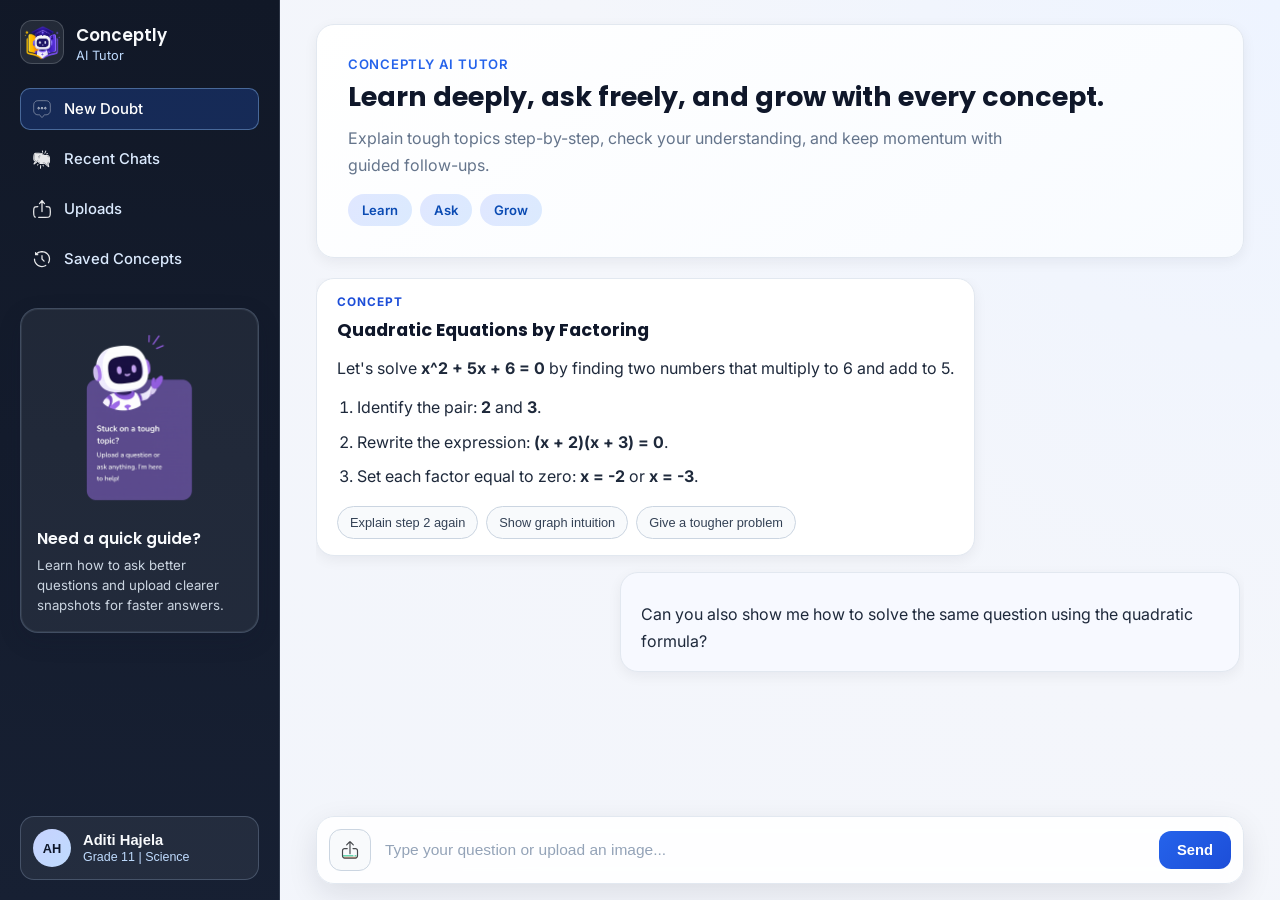
<file: index.html>
<!DOCTYPE html>
<html lang="en">
<head>
  <meta charset="UTF-8">
  <meta name="viewport" content="width=device-width, initial-scale=1.0">
  <title>Conceptly</title>
  <link rel="preconnect" href="https://fonts.googleapis.com">
  <link rel="preconnect" href="https://fonts.gstatic.com" crossorigin>  
  <link href="https://fonts.googleapis.com/css2?family=Inter:wght@400;500;600;700&family=Poppins:wght@500;600;700&display=swap" rel="stylesheet"> 
  <link rel="icon" type="image/png" sizes="32x32" href="tutor-logo.png">
  <link rel="stylesheet" href="styles.css">
</head>
<body>
  <div class="app-shell">
    <aside class="sidebar" aria-label="Primary">
      <div class="sidebar-top">
        <a class="logo" href="#" aria-label="Conceptly home">
          <img class="logo-mark" src="tutor-logo.png" alt="Conceptly logo">
          <div class="logo-copy">
            <span class="logo-title">Conceptly</span>
            <span class="logo-subtitle">AI Tutor</span>
          </div>
        </a>

        <nav class="sidebar-nav" aria-label="Sidebar navigation">
          <a class="nav-item active" href="#">
            <img src="chat-dots-svgrepo-com.svg" class="nav-icon" alt="" aria-hidden="true">
            <span class="nav-label">New Doubt</span>
          </a>
          <a class="nav-item" href="recent.html">
            <img src="messages-svgrepo-com.svg" class="nav-icon" alt="" aria-hidden="true">
            <span class="nav-label">Recent Chats</span>
          </a>
          <a class="nav-item" href="uploads.html">
            <img src="upload-svgrepo-com.svg" class="nav-icon" alt="" aria-hidden="true">
            <span class="nav-label">Uploads</span>
          </a>
          <a class="nav-item" href="saved.html">
            <img src="history-svgrepo-com.svg" class="nav-icon" alt="" aria-hidden="true">
            <span class="nav-label">Saved Concepts</span>
          </a>
              
        </nav>
      </div>

      <div class="help-card">
        <img  src="help.png" alt="Get help with Conceptly features">
        <div class="help-copy">
          <h2>Need a quick guide?</h2>
          <p>Learn how to ask better questions and upload clearer snapshots for faster answers.</p>
        </div>
      </div>

      <button class="profile-card" type="button" aria-label="Open profile">
        <span class="avatar" aria-hidden="true">AH</span>
        <span class="profile-meta">
          <span class="profile-name">Aditi Hajela</span>
          <span class="profile-role">Grade 11 | Science</span>
        </span>
      </button>
    </aside>

    <main class="main" aria-label="Chat workspace">
      <section class="greeting" aria-label="Welcome">
        <p class="eyebrow">Conceptly AI Tutor</p>
        <h1>Learn deeply, ask freely, and grow with every concept.</h1>
        <p class="subheading">Explain tough topics step-by-step, check your understanding, and keep momentum with guided follow-ups.</p>
        <div class="feature-highlights" role="list" aria-label="Core features">
          <span class="highlight-chip" role="listitem">Learn</span>
          <span class="highlight-chip" role="listitem">Ask</span>
          <span class="highlight-chip" role="listitem">Grow</span>
        </div>
      </section>

      <section class="chat-container" aria-label="Conversation">
        <article class="chat-message bot-message">
          <p class="message-label">Concept</p>
          <h2 class="concept-title">Quadratic Equations by Factoring</h2>
          <div class="message-body">
            <p>Let's solve <strong>x^2 + 5x + 6 = 0</strong> by finding two numbers that multiply to 6 and add to 5.</p>
            <ol class="step-list">
              <li>Identify the pair: <strong>2</strong> and <strong>3</strong>.</li>
              <li>Rewrite the expression: <strong>(x + 2)(x + 3) = 0</strong>.</li>
              <li>Set each factor equal to zero: <strong>x = -2</strong> or <strong>x = -3</strong>.</li>
            </ol>
          </div>
          <div class="suggestion-chips" aria-label="Suggested follow-ups">
            <button class="chip" type="button">Explain step 2 again</button>
            <button class="chip" type="button">Show graph intuition</button>
            <button class="chip" type="button">Give a tougher problem</button>
          </div>
        </article>

        <article class="chat-message user-message">
          <div class="message-body">
            <p>Can you also show me how to solve the same question using the quadratic formula?</p>
          </div>
        </article>
      </section>

      <form class="input-bar" action="#" method="post" aria-label="Message input">
        <label class="icon-btn upload-btn" for="file-upload" aria-label="Upload file">
          <img src="uploads-svgrepo-com.svg" alt="" aria-hidden="true">
        </label>
        <input id="file-upload" type="file" hidden>
        <input class="text-input" type="text" placeholder="Type your question or upload an image..." aria-label="Type your question">
        <button class="send-btn" type="submit">Send</button>
      </form>
    </main>
  </div>

  <div class="profile-modal-overlay" id="profile-modal-overlay" hidden>
    <section
      class="profile-modal"
      id="profile-modal"
      role="dialog"
      aria-modal="true"
      aria-labelledby="profile-modal-title"
      tabindex="-1"
    >
      <button class="profile-modal-close" id="profile-modal-close" type="button" aria-label="Close profile panel">&times;</button>

      <header class="profile-modal-header">
        <span class="profile-modal-avatar" aria-hidden="true">AH</span>
        <div class="profile-modal-user">
          <h2 id="profile-modal-title">Aditi Hajela</h2>
          <a href="mailto:aditi@email.com">aditi@email.com</a>
        </div>
      </header>

      <section class="profile-modal-details" aria-label="User details">
        <div class="detail-row">
          <p class="detail-label">Class</p>
          <p class="detail-value">Grade 11 Science</p>
        </div>
        <div class="detail-row">
          <p class="detail-label">Target exam</p>
          <p class="detail-value">JEE + Boards</p>
        </div>
        <div class="detail-row">
          <p class="detail-label">Learning focus</p>
          <p class="detail-value">Math and Physics</p>
        </div>
        <div class="detail-row">
          <p class="detail-label">Account type</p>
          <p class="detail-value">Pro</p>
        </div>
      </section>

      <section class="profile-modal-actions" aria-label="Quick actions">
        <button class="send-btn" type="button">Edit Profile</button>
        <button class="send-btn" type="button">View Progress</button>
        <button class="send-btn" type="button">Logout</button>
      </section>
    </section>
  </div>


  <script>
const form = document.querySelector(".input-bar");
const textInput = document.querySelector(".text-input");
const fileInput = document.querySelector("#file-upload");
const chatContainer = document.querySelector(".chat-container");
const profileCard = document.querySelector(".profile-card");
const profileModalOverlay = document.querySelector("#profile-modal-overlay");
const profileModal = document.querySelector("#profile-modal");
const profileModalClose = document.querySelector("#profile-modal-close");
let lastFocusedElement = null;

function getFocusableElements() {
  return profileModal.querySelectorAll(
    'a[href], button:not([disabled]), textarea, input, select, [tabindex]:not([tabindex="-1"])'
  );
}

function openProfileModal() {
  lastFocusedElement = document.activeElement;
  profileModalOverlay.hidden = false;
  requestAnimationFrame(() => {
    profileModalOverlay.classList.add("open");
  });
  document.body.style.overflow = "hidden";
  const focusable = getFocusableElements();
  (focusable[0] || profileModal).focus();
}

function closeProfileModal() {
  profileModalOverlay.classList.remove("open");
  profileModalOverlay.classList.add("closing");
  const handleCloseEnd = () => {
    profileModalOverlay.hidden = true;
    profileModalOverlay.classList.remove("closing");
    profileModalOverlay.removeEventListener("animationend", handleCloseEnd);
  };
  profileModalOverlay.addEventListener("animationend", handleCloseEnd);
  document.body.style.overflow = "";
  if (lastFocusedElement) {
    lastFocusedElement.focus();
  }
}

profileCard.addEventListener("click", openProfileModal);
profileModalClose.addEventListener("click", closeProfileModal);

profileModalOverlay.addEventListener("click", (event) => {
  if (event.target === profileModalOverlay) {
    closeProfileModal();
  }
});

document.addEventListener("keydown", (event) => {
  if (profileModalOverlay.hidden) return;

  if (event.key === "Escape") {
    closeProfileModal();
    return;
  }

  if (event.key === "Tab") {
    const focusable = getFocusableElements();
    if (!focusable.length) {
      event.preventDefault();
      profileModal.focus();
      return;
    }

    const first = focusable[0];
    const last = focusable[focusable.length - 1];

    if (event.shiftKey && document.activeElement === first) {
      event.preventDefault();
      last.focus();
    } else if (!event.shiftKey && document.activeElement === last) {
      event.preventDefault();
      first.focus();
    }
  }
});

form.addEventListener("submit", async (e) => {
  e.preventDefault();

  const question = textInput.value.trim();
  const image = fileInput.files[0];

  if (!question && !image) return;

  // Show user message immediately
  addUserMessage(question);

  const formData = new FormData();
  if (question) formData.append("question", question);
  if (image) formData.append("image", image);

  try {
    const response = await fetch("http://127.0.0.1:5000/ask", {
      method: "POST",
      body: formData
    });

    const data = await response.json();

    if (data.answer) {
      addBotMessage(data.answer);
    } else {
      addBotMessage("⚠️ No response from AI.");
    }

  } catch (error) {
    console.error(error);
    addBotMessage("⚠️ Backend connection failed.");
  }

  textInput.value = "";
  fileInput.value = "";
});

function addUserMessage(text) {
  if (!text) return;

  const msg = document.createElement("article");
  msg.className = "chat-message user-message";

  msg.innerHTML = `
    <div class="message-body">
      <p>${text}</p>
    </div>
  `;

  chatContainer.appendChild(msg);
  scrollToBottom();
}

function addBotMessage(text) {
  const msg = document.createElement("article");
  msg.className = "chat-message bot-message";

  msg.innerHTML = `
    <div class="message-body">
      <p>${text}</p>
    </div>
  `;

  chatContainer.appendChild(msg);
  scrollToBottom();
}

function scrollToBottom() {
  chatContainer.scrollTop = chatContainer.scrollHeight;
}
</script>


</body>
</html>
</file>
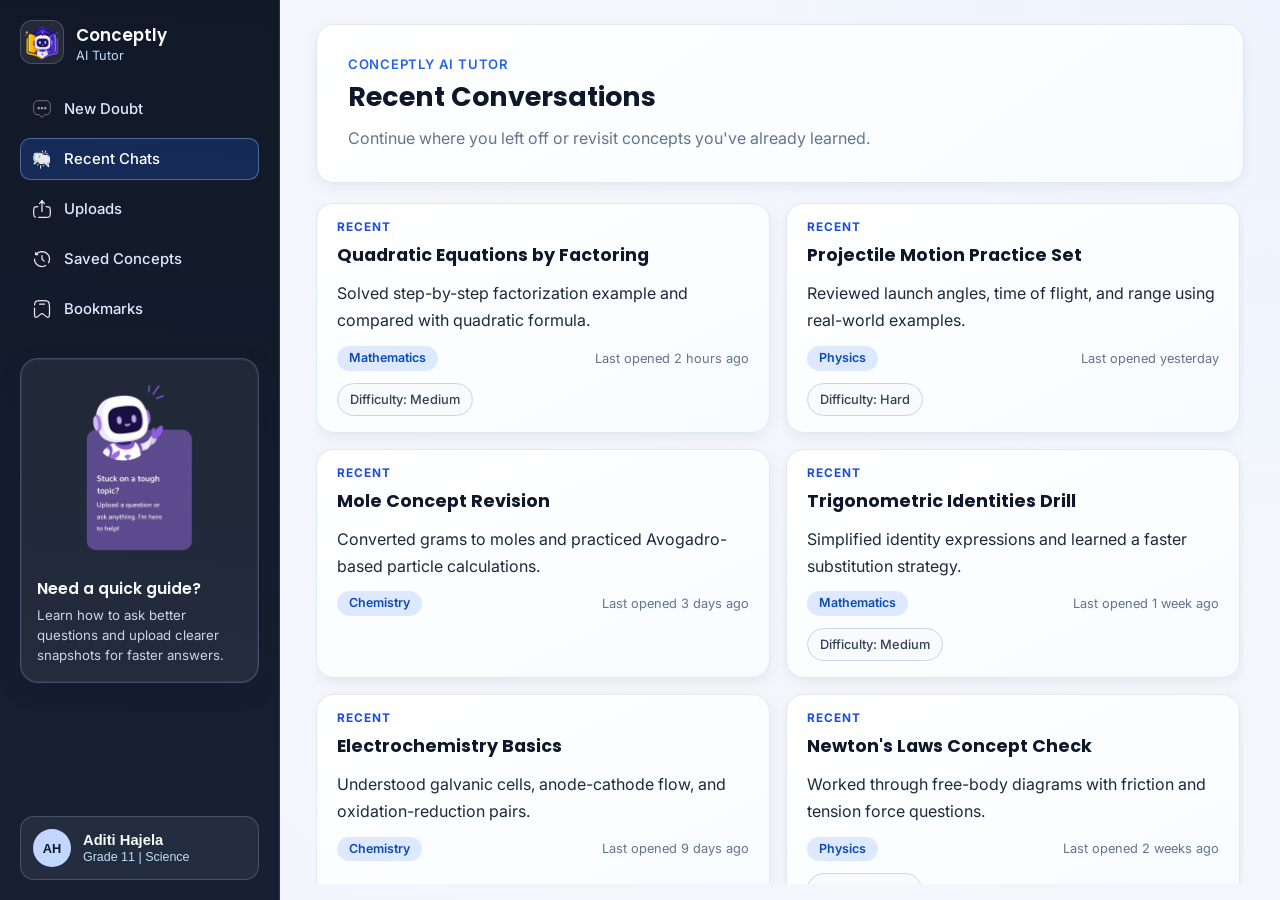
<file: recent.html>
<!DOCTYPE html>
<html lang="en">
<head>
  <meta charset="UTF-8">
  <meta name="viewport" content="width=device-width, initial-scale=1.0">
  <title>Conceptly | Recent Chats</title>
  <link rel="preconnect" href="https://fonts.googleapis.com">
  <link rel="preconnect" href="https://fonts.gstatic.com" crossorigin>
  <link href="https://fonts.googleapis.com/css2?family=Inter:wght@400;500;600;700&family=Poppins:wght@500;600;700&display=swap" rel="stylesheet">
  <link rel="icon" type="image/png" sizes="32x32" href="tutor-logo.png">
  <link rel="stylesheet" href="styles.css">
  <style>
    .recent-header {
      background: linear-gradient(145deg, #ffffff 0%, #f8fbff 100%);
      border: 1px solid var(--line);
      border-radius: var(--radius-lg);
      box-shadow: var(--shadow-sm);
      padding: clamp(18px, 2.4vw, 32px);
    }

    .recent-header h1 {
      margin: 0;
      font-family: "Poppins", sans-serif;
      font-size: clamp(1.28rem, 2.1vw, 2rem);
      line-height: 1.25;
    }

    .recent-grid {
      display: grid;
      grid-template-columns: repeat(2, minmax(0, 1fr));
      gap: var(--space-4);
      align-content: start;
    }

    .recent-card {
      text-decoration: none;
      color: inherit;
      transition: transform 200ms ease, box-shadow 200ms ease, border-color 200ms ease, background-color 200ms ease;
      cursor: pointer;
    }

    .recent-card.chat-message {
      max-width: 100%;
      background: linear-gradient(155deg, var(--surface) 0%, #f8fbff 100%);
    }

    .recent-card:hover {
      transform: translateY(-3px);
      border-color: #93c5fd;
      box-shadow: 0 14px 28px rgba(15, 23, 42, 0.12), 0 0 0 1px rgba(147, 197, 253, 0.35);
      background: linear-gradient(155deg, #ffffff 0%, #eef5ff 100%);
    }

    .recent-meta {
      display: flex;
      align-items: center;
      justify-content: space-between;
      gap: var(--space-3);
      margin-top: var(--space-3);
      flex-wrap: wrap;
    }

    .recent-subject {
      border-radius: 999px;
      padding: 6px 12px;
      font-size: 0.78rem;
      font-weight: 600;
      color: #0b4bb3;
      background: linear-gradient(120deg, #e0e7ff, #dbeafe);
      line-height: 1;
    }

    .recent-time {
      font-size: 0.8rem;
      color: var(--muted);
    }

    .recent-badges {
      display: flex;
      gap: var(--space-2);
      margin-top: var(--space-3);
      flex-wrap: wrap;
    }

    .recent-empty {
      height: 100%;
      display: grid;
      place-items: center;
      text-align: center;
      padding: var(--space-8);
    }

    .empty-card {
      width: min(560px, 100%);
      border: 1px solid var(--line);
      border-radius: var(--radius-lg);
      background: linear-gradient(155deg, #ffffff 0%, #f3f8ff 100%);
      box-shadow: var(--shadow-sm);
      padding: clamp(22px, 3vw, 36px);
    }

    .empty-visual {
      width: 100%;
      max-width: 180px;
      height: 120px;
      margin: 0 auto var(--space-4);
      border-radius: var(--radius-md);
      background: radial-gradient(circle at 25% 25%, #dbeafe 0%, #eff6ff 50%, #ffffff 100%);
      border: 1px solid #dbeafe;
      box-shadow: inset 0 0 0 1px rgba(191, 219, 254, 0.4);
    }

    .empty-card h2 {
      margin: 0;
      font-family: "Poppins", sans-serif;
      font-size: 1.2rem;
    }

    .empty-card p {
      margin: var(--space-3) 0 0;
      color: var(--muted);
      line-height: 1.6;
    }

    .empty-card .send-btn {
      margin-top: var(--space-5);
      text-decoration: none;
      display: inline-flex;
      align-items: center;
      justify-content: center;
    }

    @media (max-width: 980px) {
      .recent-grid {
        grid-template-columns: 1fr;
      }
    }
  </style>
</head>
<body>
  <div class="app-shell">
    <aside class="sidebar" aria-label="Primary">
      <div class="sidebar-top">
        <a class="logo" href="index.html" aria-label="Conceptly home">
          <img class="logo-mark" src="tutor-logo.png" alt="Conceptly logo">
          <div class="logo-copy">
            <span class="logo-title">Conceptly</span>
            <span class="logo-subtitle">AI Tutor</span>
          </div>
        </a>

        <nav class="sidebar-nav" aria-label="Sidebar navigation">
          <a class="nav-item" href="index.html">
            <img src="chat-dots-svgrepo-com.svg" class="nav-icon" alt="" aria-hidden="true">
            <span class="nav-label">New Doubt</span>
          </a>
          <a class="nav-item active" href="recent.html">
            <img src="messages-svgrepo-com.svg" class="nav-icon" alt="" aria-hidden="true">
            <span class="nav-label">Recent Chats</span>
          </a>
          <a class="nav-item" href="uploads.html">
            <img src="upload-svgrepo-com.svg" class="nav-icon" alt="" aria-hidden="true">
            <span class="nav-label">Uploads</span>
          </a>
          <a class="nav-item" href="history.html">
            <img src="history-svgrepo-com.svg" class="nav-icon" alt="" aria-hidden="true">
            <span class="nav-label">Saved Concepts</span>
          </a>
          <a class="nav-item" href="bookmarks.html">
            <img src="bookmark-svgrepo-com.svg" class="nav-icon" alt="" aria-hidden="true">
            <span class="nav-label">Bookmarks</span>
          </a>
        </nav>
      </div>

      <div class="help-card">
        <img src="help.png" alt="Get help with Conceptly features">
        <div class="help-copy">
          <h2>Need a quick guide?</h2>
          <p>Learn how to ask better questions and upload clearer snapshots for faster answers.</p>
        </div>
      </div>

      <button class="profile-card" type="button" aria-label="Open profile">
        <span class="avatar" aria-hidden="true">AH</span>
        <span class="profile-meta">
          <span class="profile-name">Aditi Hajela</span>
          <span class="profile-role">Grade 11 | Science</span>
        </span>
      </button>
    </aside>

    <main class="main" aria-label="Recent chats workspace">
      <header class="recent-header" aria-label="Recent conversations header">
        <p class="eyebrow">Conceptly AI Tutor</p>
        <h1>Recent Conversations</h1>
        <p class="subheading">Continue where you left off or revisit concepts you've already learned.</p>
      </header>

      <section class="chat-container" aria-label="Recent conversation list">
        <div class="recent-grid" role="list" aria-label="Recent chat cards">
          <a class="recent-card chat-message bot-message" href="index.html" role="listitem" aria-label="Open chat: Quadratic Equations by Factoring">
            <p class="message-label">Recent</p>
            <h2 class="concept-title">Quadratic Equations by Factoring</h2>
            <div class="message-body">
              <p>Solved step-by-step factorization example and compared with quadratic formula.</p>
            </div>
            <div class="recent-meta">
              <span class="recent-subject">Mathematics</span>
              <span class="recent-time">Last opened 2 hours ago</span>
            </div>
            <div class="recent-badges">
              <span class="chip">Difficulty: Medium</span>
            </div>
          </a>

          <a class="recent-card chat-message bot-message" href="index.html" role="listitem" aria-label="Open chat: Projectile Motion Practice Set">
            <p class="message-label">Recent</p>
            <h2 class="concept-title">Projectile Motion Practice Set</h2>
            <div class="message-body">
              <p>Reviewed launch angles, time of flight, and range using real-world examples.</p>
            </div>
            <div class="recent-meta">
              <span class="recent-subject">Physics</span>
              <span class="recent-time">Last opened yesterday</span>
            </div>
            <div class="recent-badges">
              <span class="chip">Difficulty: Hard</span>
            </div>
          </a>

          <a class="recent-card chat-message bot-message" href="index.html" role="listitem" aria-label="Open chat: Mole Concept Revision">
            <p class="message-label">Recent</p>
            <h2 class="concept-title">Mole Concept Revision</h2>
            <div class="message-body">
              <p>Converted grams to moles and practiced Avogadro-based particle calculations.</p>
            </div>
            <div class="recent-meta">
              <span class="recent-subject">Chemistry</span>
              <span class="recent-time">Last opened 3 days ago</span>
            </div>
          </a>

          <a class="recent-card chat-message bot-message" href="index.html" role="listitem" aria-label="Open chat: Trigonometric Identities Drill">
            <p class="message-label">Recent</p>
            <h2 class="concept-title">Trigonometric Identities Drill</h2>
            <div class="message-body">
              <p>Simplified identity expressions and learned a faster substitution strategy.</p>
            </div>
            <div class="recent-meta">
              <span class="recent-subject">Mathematics</span>
              <span class="recent-time">Last opened 1 week ago</span>
            </div>
            <div class="recent-badges">
              <span class="chip">Difficulty: Medium</span>
            </div>
          </a>

          <a class="recent-card chat-message bot-message" href="index.html" role="listitem" aria-label="Open chat: Electrochemistry Basics">
            <p class="message-label">Recent</p>
            <h2 class="concept-title">Electrochemistry Basics</h2>
            <div class="message-body">
              <p>Understood galvanic cells, anode-cathode flow, and oxidation-reduction pairs.</p>
            </div>
            <div class="recent-meta">
              <span class="recent-subject">Chemistry</span>
              <span class="recent-time">Last opened 9 days ago</span>
            </div>
          </a>

          <a class="recent-card chat-message bot-message" href="index.html" role="listitem" aria-label="Open chat: Newton's Laws Concept Check">
            <p class="message-label">Recent</p>
            <h2 class="concept-title">Newton's Laws Concept Check</h2>
            <div class="message-body">
              <p>Worked through free-body diagrams with friction and tension force questions.</p>
            </div>
            <div class="recent-meta">
              <span class="recent-subject">Physics</span>
              <span class="recent-time">Last opened 2 weeks ago</span>
            </div>
            <div class="recent-badges">
              <span class="chip">Difficulty: Easy</span>
            </div>
          </a>
        </div>

        <section class="recent-empty" aria-label="No recent chats" hidden>
          <article class="empty-card">
            <div class="empty-visual" aria-hidden="true"></div>
            <h2>No recent chats yet</h2>
            <p>Start asking questions to build your learning history.</p>
            <a class="send-btn" href="index.html">Start New Doubt</a>
          </article>
        </section>
      </section>
    </main>
  </div>
</body>
</html>
</file>
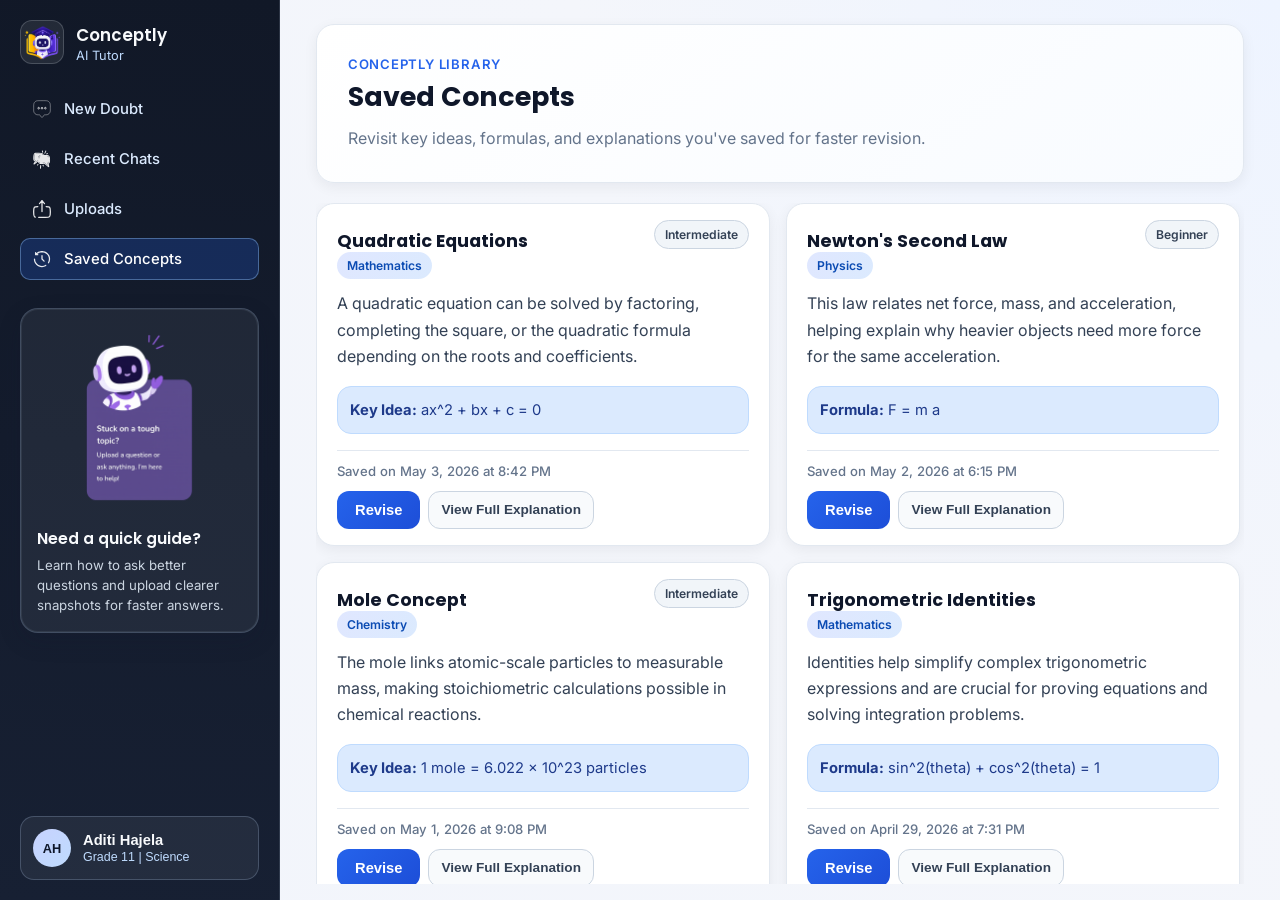
<file: saved.html>
﻿<!DOCTYPE html>
<html lang="en">

<head>
  <meta charset="UTF-8">
  <meta name="viewport" content="width=device-width, initial-scale=1.0">
  <title>Saved Concepts | Conceptly</title>
  <link rel="preconnect" href="https://fonts.googleapis.com">
  <link rel="preconnect" href="https://fonts.gstatic.com" crossorigin>
  <link
    href="https://fonts.googleapis.com/css2?family=Inter:wght@400;500;600;700&family=Poppins:wght@500;600;700&display=swap"
    rel="stylesheet">
  <link rel="icon" type="image/png" sizes="32x32" href="tutor-logo.png">
  <link rel="stylesheet" href="styles.css">
  <style>
    .saved-layout {
      flex: 1;
      overflow: auto;
      padding-right: 4px;
    }

    .concept-grid {
      display: grid;
      grid-template-columns: repeat(2, minmax(0, 1fr));
      gap: var(--space-4);
      align-content: start;
    }

    .concept-card {
      background: var(--surface);
      transition: transform 180ms ease, box-shadow 180ms ease, border-color 180ms ease;
    }

    .concept-card:hover {
      transform: translateY(-3px);
      border-color: #bfdbfe;
      box-shadow: var(--shadow-md);
    }

    .concept-header {
      display: flex;
      justify-content: space-between;
      align-items: flex-start;
      gap: var(--space-3);
    }

    .subject-badge,
    .difficulty-badge {
      border-radius: 999px;
      font-size: 0.76rem;
      font-weight: 600;
      padding: 6px 10px;
      white-space: nowrap;
    }

    .subject-badge {
      color: #0b4bb3;
      background: linear-gradient(120deg, #e0e7ff, #dbeafe);
    }

    .difficulty-badge {
      color: #334155;
      background: #f1f5f9;
      border: 1px solid #cbd5e1;
    }

    .card-summary {
      margin-top: var(--space-3);
      color: #334155;
      line-height: 1.65;
    }

    .key-highlight {
      margin-top: var(--space-4);
      padding: var(--space-3);
      border-radius: var(--radius-md);
      background: var(--accent-soft);
      border: 1px solid #bfdbfe;
    }

    .key-highlight p {
      margin: 0;
      color: #1e3a8a;
      font-size: 0.92rem;
      line-height: 1.5;
    }

    .concept-footer {
      margin-top: var(--space-4);
      padding-top: var(--space-3);
      border-top: 1px solid var(--line);
      display: flex;
      align-items: center;
      justify-content: space-between;
      gap: var(--space-3);
      flex-wrap: wrap;
    }

    .saved-at {
      margin: 0;
      color: var(--muted);
      font-size: 0.82rem;
      font-weight: 500;
    }

    .card-actions {
      display: flex;
      gap: var(--space-2);
      flex-wrap: wrap;
    }

    .action-secondary {
      border: 1px solid #cbd5e1;
      border-radius: 12px;
      background: #f8fafc;
      color: #334155;
      font-weight: 600;
      font-size: 0.85rem;
      padding: 10px 12px;
      cursor: pointer;
      transition: border-color 180ms ease, background-color 180ms ease;
    }

    .action-secondary:hover {
      border-color: #93c5fd;
      background: #eff6ff;
    }

    .empty-state {
      min-height: 52vh;
      display: none;
      place-content: center;
      text-align: center;
      padding: var(--space-6);
      border-radius: var(--radius-lg);
      border: 1px dashed #bfdbfe;
      background: linear-gradient(145deg, #ffffff 0%, #f8fbff 100%);
      box-shadow: var(--shadow-sm);
    }

    .empty-state.active {
      display: grid;
    }

    .empty-state h2 {
      margin: 0;
      font-family: "Poppins", sans-serif;
      font-size: 1.35rem;
    }

    .empty-state p {
      margin: var(--space-3) 0 var(--space-5);
      color: var(--muted);
      max-width: 52ch;
    }

    @media (max-width: 1024px) {
      .concept-grid {
        grid-template-columns: 1fr;
      }
    }
  </style>
</head>

<body>
  <div class="app-shell">
    <aside class="sidebar" aria-label="Primary">
      <div class="sidebar-top">
        <a class="logo" href="index.html" aria-label="Conceptly home">
          <img class="logo-mark" src="tutor-logo.png" alt="Conceptly logo">
          <div class="logo-copy">
            <span class="logo-title">Conceptly</span>
            <span class="logo-subtitle">AI Tutor</span>
          </div>
        </a>

        <nav class="sidebar-nav" aria-label="Sidebar navigation">
          <a class="nav-item" href="index.html">
            <img src="chat-dots-svgrepo-com.svg" class="nav-icon" alt="" aria-hidden="true">
            <span class="nav-label">New Doubt</span>
          </a>
          <a class="nav-item" href="recent.html">
            <img src="messages-svgrepo-com.svg" class="nav-icon" alt="" aria-hidden="true">
            <span class="nav-label">Recent Chats</span>
          </a>
          <a class="nav-item" href="uploads.html">
            <img src="upload-svgrepo-com.svg" class="nav-icon" alt="" aria-hidden="true">
            <span class="nav-label">Uploads</span>
          </a>
          <a class="nav-item active" href="saved.html" aria-current="page">
            <img src="history-svgrepo-com.svg" class="nav-icon" alt="" aria-hidden="true">
            <span class="nav-label">Saved Concepts</span>
          </a>

        </nav>
      </div>

      <div class="help-card">
        <img src="help.png" alt="Get help with Conceptly features">
        <div class="help-copy">
          <h2>Need a quick guide?</h2>
          <p>Learn how to ask better questions and upload clearer snapshots for faster answers.</p>
        </div>
      </div>

      <button class="profile-card" type="button" aria-label="Open profile">
        <span class="avatar" aria-hidden="true">AH</span>
        <span class="profile-meta">
          <span class="profile-name">Aditi Hajela</span>
          <span class="profile-role">Grade 11 | Science</span>
        </span>
      </button>
    </aside>

    <main class="main" aria-label="Saved concepts workspace">
      <section class="greeting" aria-label="Saved Concepts Header">
        <p class="eyebrow">Conceptly Library</p>
        <h1>Saved Concepts</h1>
        <p class="subheading">Revisit key ideas, formulas, and explanations you've saved for faster revision.</p>
      </section>

      <section class="saved-layout" aria-label="Saved concepts sections">
        <section class="concept-grid" aria-label="Saved concepts grid">
          <article class="chat-message concept-card" aria-label="Saved concept Quadratic Equations">
            <header class="concept-header">
              <div>
                <h2 class="concept-title">Quadratic Equations</h2>
                <span class="subject-badge">Mathematics</span>
              </div>
              <span class="difficulty-badge">Intermediate</span>
            </header>
            <div class="card-summary">
              <p>A quadratic equation can be solved by factoring, completing the square, or the quadratic formula
                depending on the roots and coefficients.</p>
            </div>
            <section class="key-highlight" aria-label="Key idea">
              <p><strong>Key Idea:</strong> ax^2 + bx + c = 0</p>
            </section>
            <footer class="concept-footer">
              <p class="saved-at">Saved on May 3, 2026 at 8:42 PM</p>
              <div class="card-actions">
                <button class="send-btn" type="button">Revise</button>
                <button class="action-secondary" type="button">View Full Explanation</button>
              </div>
            </footer>
          </article>

          <article class="chat-message concept-card" aria-label="Saved concept Newton's Second Law">
            <header class="concept-header">
              <div>
                <h2 class="concept-title">Newton's Second Law</h2>
                <span class="subject-badge">Physics</span>
              </div>
              <span class="difficulty-badge">Beginner</span>
            </header>
            <div class="card-summary">
              <p>This law relates net force, mass, and acceleration, helping explain why heavier objects need more force
                for the same acceleration.</p>
            </div>
            <section class="key-highlight" aria-label="Formula highlight">
              <p><strong>Formula:</strong> F = m a</p>
            </section>
            <footer class="concept-footer">
              <p class="saved-at">Saved on May 2, 2026 at 6:15 PM</p>
              <div class="card-actions">
                <button class="send-btn" type="button">Revise</button>
                <button class="action-secondary" type="button">View Full Explanation</button>
              </div>
            </footer>
          </article>

          <article class="chat-message concept-card" aria-label="Saved concept Mole Concept">
            <header class="concept-header">
              <div>
                <h2 class="concept-title">Mole Concept</h2>
                <span class="subject-badge">Chemistry</span>
              </div>
              <span class="difficulty-badge">Intermediate</span>
            </header>
            <div class="card-summary">
              <p>The mole links atomic-scale particles to measurable mass, making stoichiometric calculations possible
                in chemical reactions.</p>
            </div>
            <section class="key-highlight" aria-label="Key idea">
              <p><strong>Key Idea:</strong> 1 mole = 6.022 x 10^23 particles</p>
            </section>
            <footer class="concept-footer">
              <p class="saved-at">Saved on May 1, 2026 at 9:08 PM</p>
              <div class="card-actions">
                <button class="send-btn" type="button">Revise</button>
                <button class="action-secondary" type="button">View Full Explanation</button>
              </div>
            </footer>
          </article>

          <article class="chat-message concept-card" aria-label="Saved concept Trigonometric Identities">
            <header class="concept-header">
              <div>
                <h2 class="concept-title">Trigonometric Identities</h2>
                <span class="subject-badge">Mathematics</span>
              </div>
            </header>
            <div class="card-summary">
              <p>Identities help simplify complex trigonometric expressions and are crucial for proving equations and
                solving integration problems.</p>
            </div>
            <section class="key-highlight" aria-label="Formula highlight">
              <p><strong>Formula:</strong> sin^2(theta) + cos^2(theta) = 1</p>
            </section>
            <footer class="concept-footer">
              <p class="saved-at">Saved on April 29, 2026 at 7:31 PM</p>
              <div class="card-actions">
                <button class="send-btn" type="button">Revise</button>
                <button class="action-secondary" type="button">View Full Explanation</button>
              </div>
            </footer>
          </article>
        </section>

        <section class="empty-state" aria-label="No saved concepts">
          <div>
            <h2>No concepts saved yet</h2>
            <p>Save important explanations from your chats to build your revision library.</p>
            <button class="send-btn" type="button">Start Learning</button>
          </div>
        </section>
      </section>
    </main>
  </div>

  <div class="profile-modal-overlay" id="profile-modal-overlay" hidden>
    <section class="profile-modal" id="profile-modal" role="dialog" aria-modal="true"
      aria-labelledby="profile-modal-title" tabindex="-1">
      <button class="profile-modal-close" id="profile-modal-close" type="button"
        aria-label="Close profile panel">&times;</button>

      <header class="profile-modal-header">
        <span class="profile-modal-avatar" aria-hidden="true">AH</span>
        <div class="profile-modal-user">
          <h2 id="profile-modal-title">Aditi Hajela</h2>
          <a href="mailto:aditi@email.com">aditi@email.com</a>
        </div>
      </header>

      <section class="profile-modal-details" aria-label="User details">
        <div class="detail-row">
          <p class="detail-label">Class</p>
          <p class="detail-value">Grade 11 Science</p>
        </div>
        <div class="detail-row">
          <p class="detail-label">Target exam</p>
          <p class="detail-value">JEE + Boards</p>
        </div>
        <div class="detail-row">
          <p class="detail-label">Learning focus</p>
          <p class="detail-value">Math and Physics</p>
        </div>
        <div class="detail-row">
          <p class="detail-label">Account type</p>
          <p class="detail-value">Pro</p>
        </div>
      </section>

      <section class="profile-modal-actions" aria-label="Quick actions">
        <button class="send-btn" type="button">Edit Profile</button>
        <button class="send-btn" type="button">View Progress</button>
        <button class="send-btn" type="button">Logout</button>
      </section>
    </section>
  </div>


  <script>
    const form = document.querySelector(".input-bar");
    const textInput = document.querySelector(".text-input");
    const fileInput = document.querySelector("#file-upload");
    const chatContainer = document.querySelector(".chat-container");
    const profileCard = document.querySelector(".profile-card");
    const profileModalOverlay = document.querySelector("#profile-modal-overlay");
    const profileModal = document.querySelector("#profile-modal");
    const profileModalClose = document.querySelector("#profile-modal-close");
    let lastFocusedElement = null;

    function getFocusableElements() {
      return profileModal.querySelectorAll(
        'a[href], button:not([disabled]), textarea, input, select, [tabindex]:not([tabindex="-1"])'
      );
    }

    function openProfileModal() {
      lastFocusedElement = document.activeElement;
      profileModalOverlay.hidden = false;
      requestAnimationFrame(() => {
        profileModalOverlay.classList.add("open");
      });
      document.body.style.overflow = "hidden";
      const focusable = getFocusableElements();
      (focusable[0] || profileModal).focus();
    }

    function closeProfileModal() {
      profileModalOverlay.classList.remove("open");
      profileModalOverlay.classList.add("closing");
      const handleCloseEnd = () => {
        profileModalOverlay.hidden = true;
        profileModalOverlay.classList.remove("closing");
        profileModalOverlay.removeEventListener("animationend", handleCloseEnd);
      };
      profileModalOverlay.addEventListener("animationend", handleCloseEnd);
      document.body.style.overflow = "";
      if (lastFocusedElement) {
        lastFocusedElement.focus();
      }
    }

    profileCard.addEventListener("click", openProfileModal);
    profileModalClose.addEventListener("click", closeProfileModal);

    profileModalOverlay.addEventListener("click", (event) => {
      if (event.target === profileModalOverlay) {
        closeProfileModal();
      }
    });

    document.addEventListener("keydown", (event) => {
      if (profileModalOverlay.hidden) return;

      if (event.key === "Escape") {
        closeProfileModal();
        return;
      }

      if (event.key === "Tab") {
        const focusable = getFocusableElements();
        if (!focusable.length) {
          event.preventDefault();
          profileModal.focus();
          return;
        }

        const first = focusable[0];
        const last = focusable[focusable.length - 1];

        if (event.shiftKey && document.activeElement === first) {
          event.preventDefault();
          last.focus();
        } else if (!event.shiftKey && document.activeElement === last) {
          event.preventDefault();
          first.focus();
        }
      }
    });

    form.addEventListener("submit", async (e) => {
      e.preventDefault();

      const question = textInput.value.trim();
      const image = fileInput.files[0];

      if (!question && !image) return;

      // Show user message immediately
      addUserMessage(question);

      const formData = new FormData();
      if (question) formData.append("question", question);
      if (image) formData.append("image", image);

      try {
        const response = await fetch("http://127.0.0.1:5000/ask", {
          method: "POST",
          body: formData
        });

        const data = await response.json();

        if (data.answer) {
          addBotMessage(data.answer);
        } else {
          addBotMessage("⚠️ No response from AI.");
        }

      } catch (error) {
        console.error(error);
        addBotMessage("⚠️ Backend connection failed.");
      }

      textInput.value = "";
      fileInput.value = "";
    });

    function addUserMessage(text) {
      if (!text) return;

      const msg = document.createElement("article");
      msg.className = "chat-message user-message";

      msg.innerHTML = `
    <div class="message-body">
      <p>${text}</p>
    </div>
  `;

      chatContainer.appendChild(msg);
      scrollToBottom();
    }

    function addBotMessage(text) {
      const msg = document.createElement("article");
      msg.className = "chat-message bot-message";

      msg.innerHTML = `
    <div class="message-body">
      <p>${text}</p>
    </div>
  `;

      chatContainer.appendChild(msg);
      scrollToBottom();
    }

    function scrollToBottom() {
      chatContainer.scrollTop = chatContainer.scrollHeight;
    }
  </script>

</body>

</html>
</file>
<file: styles.css>
:root {
  --bg: #f4f6fb;
  --surface: #ffffff;
  --surface-2: #f7f9ff;
  --sidebar: #111827;
  --sidebar-hover: #1d293d;
  --text: #0f172a;
  --muted: #64748b;
  --line: #e2e8f0;
  --accent: #2563eb;
  --accent-soft: #dbeafe;
  --success-soft: #dcfce7;
  --shadow-sm: 0 4px 14px rgba(15, 23, 42, 0.06);
  --shadow-md: 0 10px 30px rgba(15, 23, 42, 0.1);
  --radius-sm: 10px;
  --radius-md: 14px;
  --radius-lg: 18px;
  --space-2: 8px;
  --space-3: 12px;
  --space-4: 16px;
  --space-5: 20px;
  --space-6: 24px;
  --space-8: 32px;
  --sidebar-w: 280px;
  --sidebar-collapsed: 88px;
}

*,
*::before,
*::after {
  box-sizing: border-box;
}

html,
body {
  margin: 0;
  min-height: 100%;
}

body {
  font-family: "Inter", sans-serif;
  color: var(--text);
  background: radial-gradient(circle at top right, #eef4ff 0%, var(--bg) 45%, #f2f5fb 100%);
}

.app-shell {
  height: 100dvh;
  display: flex;
  overflow: hidden;
}

.sidebar {
  width: var(--sidebar-w);
  background: linear-gradient(185deg, #111827 0%, #172033 100%);
  color: #f8fafc;
  padding: var(--space-5);
  display: flex;
  flex-direction: column;
  gap: var(--space-5);
  justify-content: flex-start;
  border-right: 1px solid rgba(148, 163, 184, 0.2);
  overflow-y: auto;
  overflow-x: hidden;
}

.sidebar-top {
  display: flex;
  flex-direction: column;
  gap: var(--space-6);
  flex: 0 1 auto;
  min-height: 0;
}

.logo {
  display: flex;
  align-items: center;
  gap: var(--space-3);
  text-decoration: none;
  color: inherit;
}

.logo-mark {
  width: 44px;
  height: 44px;
  border-radius: 12px;
  padding: 3px;
  background: rgba(255, 255, 255, 0.08);
  border: 1px solid rgba(226, 232, 240, 0.2);
}

.logo-copy {
  display: grid;
}

.logo-title {
  font-family: "Poppins", sans-serif;
  font-size: 1.05rem;
  font-weight: 600;
}

.logo-subtitle {
  font-size: 0.8rem;
  color: #bfdbfe;
}

.sidebar-nav {
  display: grid;
  gap: var(--space-2);
}

.nav-item {
  display: flex;
  align-items: center;
  gap: var(--space-3);
  color: #dbeafe;
  text-decoration: none;
  padding: 11px 12px;
  border-radius: var(--radius-sm);
  transition: background-color 180ms ease, color 180ms ease, transform 180ms ease;
}

.nav-item:hover {
  background: var(--sidebar-hover);
  color: #ffffff;
  transform: translateX(2px);
}

.nav-item.active {
  background: rgba(37, 99, 235, 0.24);
  color: #ffffff;
  box-shadow: inset 0 0 0 1px rgba(147, 197, 253, 0.4);
}

.nav-icon {
  width: 20px;
  height: 20px;
  object-fit: contain;
  filter: brightness(0) invert(1);
  opacity: 0.9;
}

.nav-label {
  font-size: 0.93rem;
  font-weight: 500;
  white-space: nowrap;
}

.help-card {
  margin-top: var(--space-2);
  margin-bottom: var(--space-2);
  border-radius: var(--radius-lg);
  background: rgba(255, 255, 255, 0.06);
  border: 1px solid rgba(191, 219, 254, 0.2);
  padding: var(--space-4);
  display: flex;
  flex-direction: column;
  align-items: center;
  gap: var(--space-3);
  box-shadow:
    0 8px 22px rgba(15, 23, 42, 0.18),
    inset 0 0 0 1px rgba(219, 234, 254, 0.08);
  transition:
    transform 220ms ease,
    box-shadow 220ms ease,
    border-color 220ms ease,
    background-color 220ms ease;
}

.help-card img {
  display: block;
  width: 100%;
  max-width: 210px;
  height: auto;
  max-height: 190px;
  object-fit: contain;
  object-position: center;
  border-radius: var(--radius-md);
  margin-inline: auto;
  flex-shrink: 0;
}

.help-card:hover {
  transform: translateY(-2px);
  border-color: rgba(191, 219, 254, 0.36);
  background: rgba(255, 255, 255, 0.08);
  box-shadow:
    0 14px 28px rgba(15, 23, 42, 0.22),
    0 0 0 1px rgba(147, 197, 253, 0.26);
}

.help-copy h2 {
  margin: 0;
  font-family: "Poppins", sans-serif;
  font-size: 0.98rem;
  font-weight: 600;
}

.help-copy p {
  margin: 6px 0 0;
  font-size: 0.83rem;
  color: #cbd5e1;
  line-height: 1.5;
}

.profile-card {
  margin-top: auto;
  border: 1px solid rgba(191, 219, 254, 0.22);
  background: rgba(255, 255, 255, 0.06);
  border-radius: var(--radius-md);
  padding: var(--space-3);
  color: #f8fafc;
  display: flex;
  align-items: center;
  gap: var(--space-3);
  text-align: left;
  cursor: pointer;
  transition: background-color 180ms ease, border-color 180ms ease;
}

.profile-card:hover {
  background: rgba(255, 255, 255, 0.12);
  border-color: rgba(191, 219, 254, 0.4);
}

.avatar {
  width: 38px;
  height: 38px;
  border-radius: 50%;
  display: grid;
  place-items: center;
  font-size: 0.8rem;
  font-weight: 700;
  color: #0f172a;
  background: linear-gradient(135deg, #c7d2fe, #bfdbfe);
}

.profile-meta {
  display: grid;
  gap: 2px;
}

.profile-name {
  font-size: 0.92rem;
  font-weight: 600;
}

.profile-role {
  font-size: 0.78rem;
  color: #bfdbfe;
}

.main {
  flex: 1;
  min-width: 0;
  display: flex;
  flex-direction: column;
  gap: var(--space-5);
  padding: var(--space-6) clamp(14px, 3vw, 36px) var(--space-4);
  overflow: hidden;
}

.greeting {
  background: linear-gradient(145deg, #ffffff 0%, #f8fbff 100%);
  border: 1px solid var(--line);
  border-radius: var(--radius-lg);
  box-shadow: var(--shadow-sm);
  padding: clamp(18px, 2.4vw, 32px);
}

.eyebrow {
  margin: 0 0 var(--space-2);
  color: var(--accent);
  font-size: 0.82rem;
  font-weight: 600;
  letter-spacing: 0.06em;
  text-transform: uppercase;
}

.greeting h1 {
  margin: 0;
  font-family: "Poppins", sans-serif;
  font-size: clamp(1.28rem, 2.1vw, 2rem);
  line-height: 1.25;
}

.subheading {
  margin: var(--space-3) 0 0;
  color: var(--muted);
  line-height: 1.65;
  max-width: 70ch;
}

.feature-highlights {
  display: flex;
  flex-wrap: wrap;
  gap: var(--space-2);
  margin-top: var(--space-4);
}

.highlight-chip {
  border-radius: 999px;
  padding: 8px 14px;
  font-size: 0.82rem;
  font-weight: 600;
  color: #0b4bb3;
  background: linear-gradient(120deg, #e0e7ff, #dbeafe);
}

.chat-container {
  flex: 1;
  overflow: auto;
  display: grid;
  align-content: start;
  gap: var(--space-4);
  padding-right: 4px;
}

.chat-message {
  max-width: min(760px, 100%);
  border-radius: var(--radius-lg);
  box-shadow: var(--shadow-sm);
  padding: var(--space-4) var(--space-5);
  border: 1px solid var(--line);
}

.bot-message {
  justify-self: start;
  background: var(--surface);
}

.user-message {
  justify-self: end;
  background: var(--surface-2);
  max-width: min(620px, 92%);
}

.message-label {
  margin: 0;
  font-size: 0.74rem;
  font-weight: 700;
  letter-spacing: 0.08em;
  text-transform: uppercase;
  color: #1d4ed8;
}

.concept-title {
  margin: 8px 0 0;
  font-family: "Poppins", sans-serif;
  font-size: 1.1rem;
}

.message-body {
  margin-top: var(--space-3);
  color: #1e293b;
  line-height: 1.68;
}

.message-body p {
  margin: 0;
}

.step-list {
  margin: var(--space-3) 0 0;
  padding-left: 20px;
  display: grid;
  gap: 8px;
}

.suggestion-chips {
  margin-top: var(--space-4);
  display: flex;
  flex-wrap: wrap;
  gap: var(--space-2);
}

.chip {
  border: 1px solid #cbd5e1;
  background: #f8fafc;
  color: #334155;
  border-radius: 999px;
  padding: 8px 12px;
  font-size: 0.8rem;
  font-weight: 500;
  cursor: pointer;
  transition: background-color 180ms ease, border-color 180ms ease, color 180ms ease;
}

.chip:hover {
  background: #eaf2ff;
  border-color: #93c5fd;
  color: #0f172a;
}

.input-bar {
  position: sticky;
  bottom: 0;
  z-index: 3;
  display: flex;
  align-items: center;
  gap: var(--space-3);
  padding: var(--space-3);
  border-radius: var(--radius-lg);
  border: 1px solid var(--line);
  background: rgba(255, 255, 255, 0.9);
  backdrop-filter: blur(10px);
  box-shadow: var(--shadow-md);
}

.icon-btn {
  width: 42px;
  height: 42px;
  border: 1px solid #cbd5e1;
  border-radius: 12px;
  background: #f8fafc;
  display: grid;
  place-items: center;
  cursor: pointer;
  transition: border-color 180ms ease, background-color 180ms ease;
}

.icon-btn:hover {
  border-color: #93c5fd;
  background: #eff6ff;
}

.icon-btn img {
  width: 20px;
  height: 20px;
}

.text-input {
  flex: 1;
  min-width: 0;
  border: 0;
  outline: 0;
  background: transparent;
  font-size: 0.97rem;
  color: var(--text);
}

.text-input::placeholder {
  color: #94a3b8;
}

.send-btn {
  border: 0;
  border-radius: 12px;
  background: linear-gradient(135deg, #2563eb, #1d4ed8);
  color: #ffffff;
  font-weight: 600;
  font-size: 0.92rem;
  padding: 11px 18px;
  cursor: pointer;
  transition: filter 180ms ease, transform 180ms ease;
}

.send-btn:hover {
  filter: brightness(1.05);
}

.send-btn:active {
  transform: translateY(1px);
}

.profile-modal-overlay {
  position: fixed;
  inset: 0;
  z-index: 20;
  display: grid;
  place-items: center;
  padding: var(--space-5);
  background: rgba(15, 23, 42, 0.58);
  backdrop-filter: blur(5px);
  -webkit-backdrop-filter: blur(5px);
  opacity: 0;
  pointer-events: none;
}

.profile-modal-overlay.open {
  opacity: 1;
  pointer-events: auto;
  animation: modal-fade-in 220ms ease forwards;
}

.profile-modal-overlay.closing {
  pointer-events: none;
  animation: modal-fade-out 180ms ease forwards;
}

.profile-modal {
  width: min(460px, 100%);
  background: var(--surface);
  border: 1px solid var(--line);
  border-radius: var(--radius-lg);
  box-shadow: var(--shadow-md);
  padding: var(--space-6);
  position: relative;
  transform: translateY(10px) scale(0.97);
  opacity: 0;
}

.profile-modal-overlay.open .profile-modal {
  animation: modal-pop-in 220ms ease forwards;
}

.profile-modal-overlay.closing .profile-modal {
  animation: modal-pop-out 180ms ease forwards;
}

.profile-modal-close {
  position: absolute;
  top: 12px;
  right: 12px;
  width: 34px;
  height: 34px;
  border: 1px solid #cbd5e1;
  border-radius: 10px;
  background: #f8fafc;
  color: #334155;
  font-size: 1.3rem;
  line-height: 1;
  cursor: pointer;
}

.profile-modal-close:hover {
  border-color: #93c5fd;
  background: #eff6ff;
}

.profile-modal-header {
  display: flex;
  align-items: center;
  gap: var(--space-4);
  padding-right: var(--space-6);
}

.profile-modal-avatar {
  width: 56px;
  height: 56px;
  border-radius: 50%;
  display: grid;
  place-items: center;
  font-size: 1rem;
  font-weight: 700;
  color: #0f172a;
  background: linear-gradient(135deg, #c7d2fe, #bfdbfe);
  box-shadow: var(--shadow-sm);
}

.profile-modal-user h2 {
  margin: 0;
  font-family: "Poppins", sans-serif;
  font-size: 1.2rem;
}

.profile-modal-user a {
  display: inline-block;
  margin-top: 6px;
  color: var(--muted);
  text-decoration: none;
  font-size: 0.92rem;
}

.profile-modal-user a:hover {
  color: var(--accent);
}

.profile-modal-details {
  margin-top: var(--space-5);
  display: grid;
  gap: var(--space-3);
}

.detail-row {
  display: flex;
  align-items: center;
  justify-content: space-between;
  gap: var(--space-3);
  padding: var(--space-3);
  border-radius: var(--radius-md);
  border: 1px solid var(--line);
  background: #fbfdff;
}

.detail-label,
.detail-value {
  margin: 0;
}

.detail-label {
  color: var(--muted);
  font-size: 0.84rem;
}

.detail-value {
  color: var(--text);
  font-size: 0.9rem;
  font-weight: 600;
  text-align: right;
}

.profile-modal-actions {
  margin-top: var(--space-5);
  display: flex;
  flex-wrap: wrap;
  gap: var(--space-2);
}

@keyframes modal-fade-in {
  from {
    opacity: 0;
  }
  to {
    opacity: 1;
  }
}

@keyframes modal-fade-out {
  from {
    opacity: 1;
  }
  to {
    opacity: 0;
  }
}

@keyframes modal-pop-in {
  from {
    opacity: 0;
    transform: translateY(10px) scale(0.97);
  }
  to {
    opacity: 1;
    transform: translateY(0) scale(1);
  }
}

@keyframes modal-pop-out {
  from {
    opacity: 1;
    transform: translateY(0) scale(1);
  }
  to {
    opacity: 0;
    transform: translateY(8px) scale(0.98);
  }
}

@media (max-width: 1100px) {
  .sidebar {
    width: var(--sidebar-collapsed);
    padding: var(--space-4) 12px;
    align-items: center;
  }

  .logo-copy,
  .nav-label,
  .help-copy {
    display: none;
  }

  .sidebar-top,
  .sidebar-nav {
    width: 100%;
  }

  .logo {
    justify-content: center;
  }

  .nav-item {
    justify-content: center;
    padding: 11px 10px;
  }

  .help-card {
    padding: 10px;
    width: 100%;
    gap: 0;
    border-radius: var(--radius-md);
  }

  .help-card img {
    width: 100%;
    max-width: 56px;
    max-height: 56px;
    object-fit: contain;
    object-position: center;
    border-radius: 10px;
  }

  .profile-card {
    width: 100%;
    justify-content: center;
    padding: 10px;
  }

  .profile-meta {
    display: none;
  }
}

@media (max-width: 768px) {
  .app-shell {
    display: grid;
    grid-template-columns: var(--sidebar-collapsed) 1fr;
  }

  .main {
    padding: var(--space-4);
    gap: var(--space-4);
  }

  .chat-message {
    padding: var(--space-4);
  }

  .input-bar {
    gap: var(--space-2);
    padding: 10px;
  }

  .send-btn {
    padding: 10px 14px;
  }
}

@media (max-width: 560px) {
  .main {
    padding: 10px;
  }

  .profile-modal-overlay {
    padding: var(--space-3);
  }

  .profile-modal {
    width: 100%;
    padding: var(--space-5);
  }

  .profile-modal-header {
    padding-right: var(--space-5);
  }

  .profile-modal-actions {
    flex-direction: column;
  }

  .profile-modal-actions .send-btn {
    width: 100%;
  }

  .greeting {
    padding: var(--space-4);
  }

  .subheading {
    max-width: none;
  }

  .user-message,
  .bot-message {
    max-width: 100%;
  }

  .send-btn {
    min-width: 64px;
  }
}
</file>
